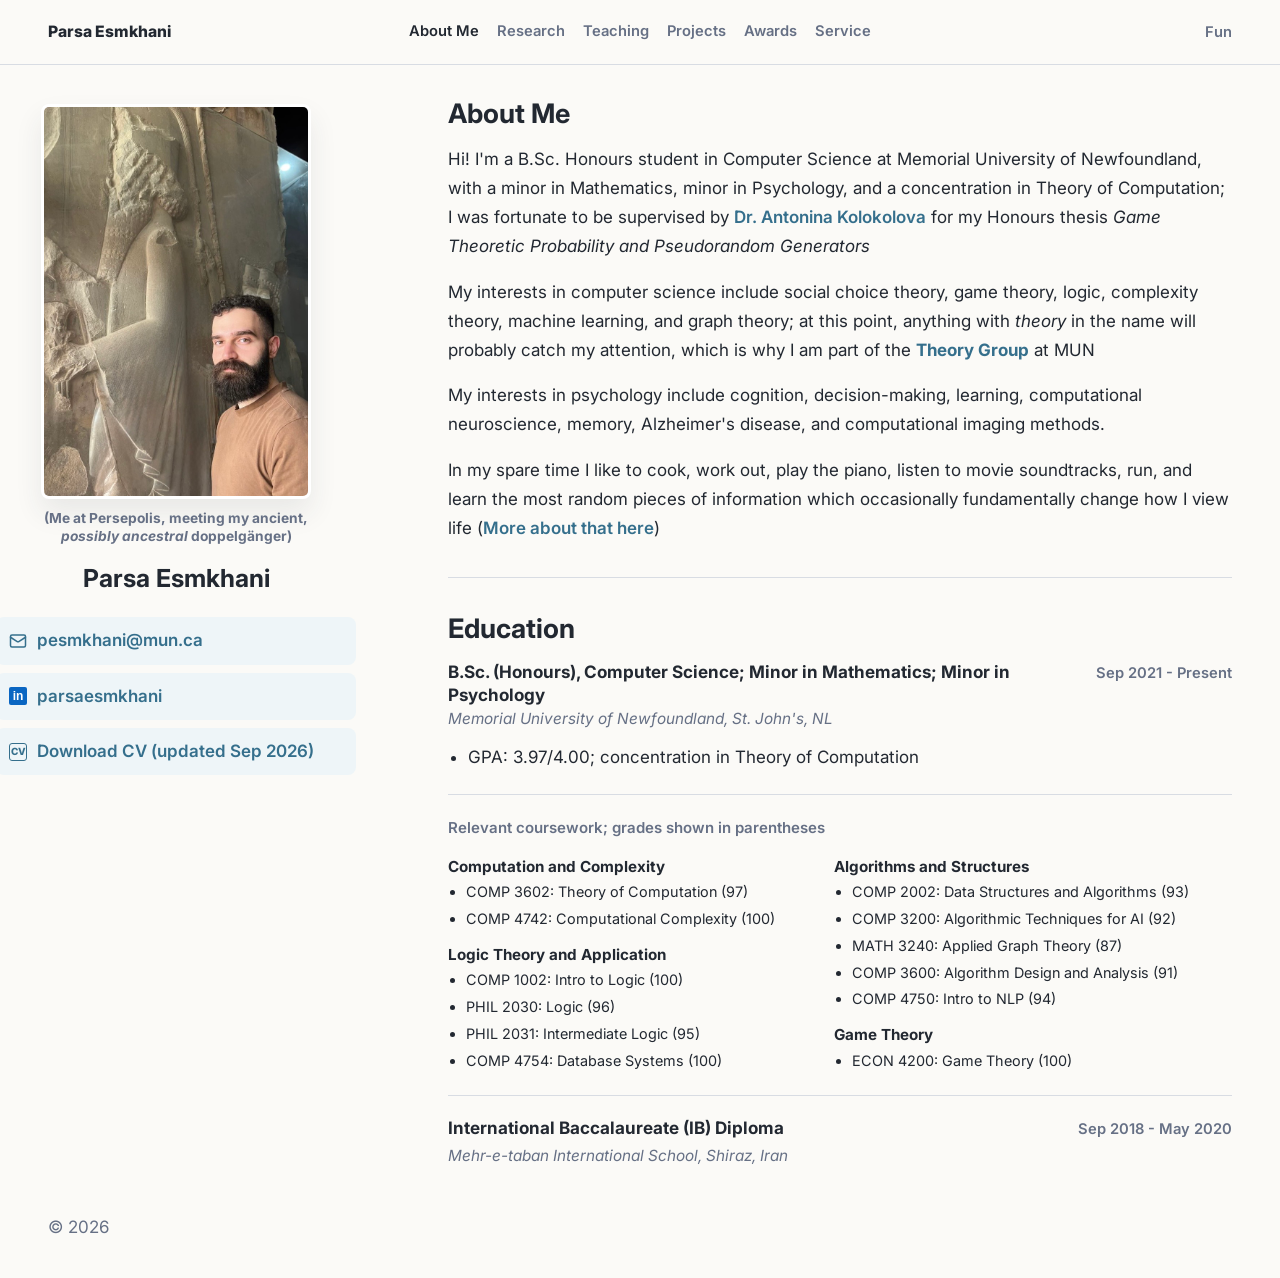
<file: index.html>
<!doctype html>
<html lang="en">
  <head>
    <meta charset="utf-8" />
    <meta name="viewport" content="width=device-width, initial-scale=1" />
    <meta
      name="description"
      content="Personal academic website for Parsa Esmkhani, computer science honours student at Memorial University of Newfoundland."
    />
    <title>Parsa Esmkhani</title>
    <link rel="preconnect" href="https://fonts.googleapis.com" />
    <link rel="preconnect" href="https://fonts.gstatic.com" crossorigin />
    <link
      href="https://fonts.googleapis.com/css2?family=Inter:wght@400;500;600;700&amp;display=swap"
      rel="stylesheet"
    />
    <link rel="stylesheet" href="styles.css?v=68" />
  </head>
  <body>
    <header class="site-header">
      <nav class="nav" aria-label="Primary navigation">
        <a class="site-name" href="index.html">Parsa Esmkhani</a>
        <div class="nav-links">
          <a class="active" href="index.html">About Me</a>
          <a href="research.html">Research</a>
          <a href="teaching.html">Teaching</a>
          <a href="projects.html">Projects</a>
          <a href="awards.html">Awards</a>
          <a href="volunteering.html">Service</a>
        </div>
        <div class="nav-extra">
          <a href="miscellany.html">Fun</a>
        </div>
      </nav>
    </header>

    <main class="page-shell page-shell--with-profile">
      <aside class="profile" aria-label="Profile summary">
        <img
          class="profile-photo"
          src="assets/profile.jpg?v=2"
          alt="Portrait of Parsa Esmkhani"
          width="735"
          height="1074"
        />
        <p class="photo-caption"><strong>(Me at Persepolis, meeting my ancient, <em>possibly ancestral</em> doppelgänger)</strong></p>
        <h1>Parsa Esmkhani</h1>

        <ul class="contact-list" aria-label="Contact links">
          <li>
            <a class="contact-link" href="mailto:pesmkhani@mun.ca">
              <span class="link-icon mail-icon" aria-hidden="true"></span>
              <span>pesmkhani@mun.ca</span>
            </a>
          </li>
          <li>
            <a class="contact-link" href="https://www.linkedin.com/in/parsaesmkhani/details/experience/">
              <span class="link-icon linkedin-icon" aria-hidden="true"></span>
              <span>parsaesmkhani</span>
            </a>
          </li>
          <li>
            <a class="contact-link" href="assets/parsa-esmkhani-cv.pdf" download>
              <span class="link-icon cv-icon" aria-hidden="true">CV</span>
              <span>Download CV (updated Sep 2026)</span>
            </a>
          </li>
        </ul>
      </aside>

      <section class="content" aria-label="Main content">
        <section class="section-block">
          <h2>About Me</h2>
          <p>
            Hi! I'm a B.Sc. Honours student in Computer Science at Memorial
            University of Newfoundland, with a minor in Mathematics, minor in Psychology,
            and a concentration in Theory of Computation; I was fortunate to be supervised by
            <a href="https://www.cs.mun.ca/~kol/">Dr. Antonina Kolokolova</a> for my
            Honours thesis <em>Game Theoretic Probability and Pseudorandom Generators</em>
          </p>
          <p>
            My interests in computer science include social choice theory, game
            theory, logic, complexity theory, machine learning, and graph theory;
            at this point, anything with <em>theory</em> in the name will probably
            catch my attention, which is why I am part of the
            <a href="https://www.cs.mun.ca/~nfleming/TheoryGroup/theory.html"><strong>Theory Group</strong></a>
            at MUN
          </p>
          <p>
            My interests in psychology include cognition, decision-making, learning,
            computational neuroscience, memory, Alzheimer's disease, and computational
            imaging methods.
          </p>
          <p>
            In my spare time I like to cook, work out, play the piano, listen to
            movie soundtracks, run, and learn the most random pieces of information
            which occasionally fundamentally change how I view life
            (<strong><a href="miscellany.html">More about that here</a></strong>)
          </p>
        </section>

        <section class="section-block">
          <h2>Education</h2>
          <article class="entry">
            <div class="entry-heading">
              <h3>B.Sc. (Honours), Computer Science; Minor in Mathematics; Minor in Psychology</h3>
              <p>Sep 2021 - Present</p>
            </div>
            <p class="entry-meta">Memorial University of Newfoundland, St. John's, NL</p>
            <ul>
              <li>GPA: 3.97/4.00; concentration in Theory of Computation</li>
            </ul>
          </article>
          <div class="coursework">
            <p class="coursework-note">Relevant coursework; grades shown in parentheses</p>
            <div class="coursework-grid">
              <div class="coursework-column">
                <article class="course-group">
                  <h3>Computation and Complexity</h3>
                  <ul>
                    <li>COMP 3602: Theory of Computation (97)</li>
                    <li>COMP 4742: Computational Complexity (100)</li>
                  </ul>
                </article>
                <article class="course-group">
                  <h3>Logic Theory and Application</h3>
                  <ul>
                    <li>COMP 1002: Intro to Logic (100)</li>
                    <li>PHIL 2030: Logic (96)</li>
                    <li>PHIL 2031: Intermediate Logic (95)</li>
                    <li>COMP 4754: Database Systems (100)</li>
                  </ul>
                </article>
              </div>
              <div class="coursework-column">
                <article class="course-group">
                  <h3>Algorithms and Structures</h3>
                  <ul>
                    <li>COMP 2002: Data Structures and Algorithms (93)</li>
                    <li>COMP 3200: Algorithmic Techniques for AI (92)</li>
                    <li>MATH 3240: Applied Graph Theory (87)</li>
                    <li>COMP 3600: Algorithm Design and Analysis (91)</li>
                    <li>COMP 4750: Intro to NLP (94)</li>
                  </ul>
                </article>
                <article class="course-group">
                  <h3>Game Theory</h3>
                  <ul>
                    <li>ECON 4200: Game Theory (100)</li>
                  </ul>
                </article>
              </div>
            </div>
          </div>
          <article class="entry education-secondary">
            <div class="entry-heading">
              <h3>International Baccalaureate (IB) Diploma</h3>
              <p>Sep 2018 - May 2020</p>
            </div>
            <p class="entry-meta">Mehr-e-taban International School, Shiraz, Iran</p>
          </article>
        </section>
      </section>
    </main>

    <footer class="site-footer">
      <p>&copy; <span id="current-year">2026</span></p>
    </footer>

    <script src="script.js?v=7"></script>
  </body>
</html>
</file>
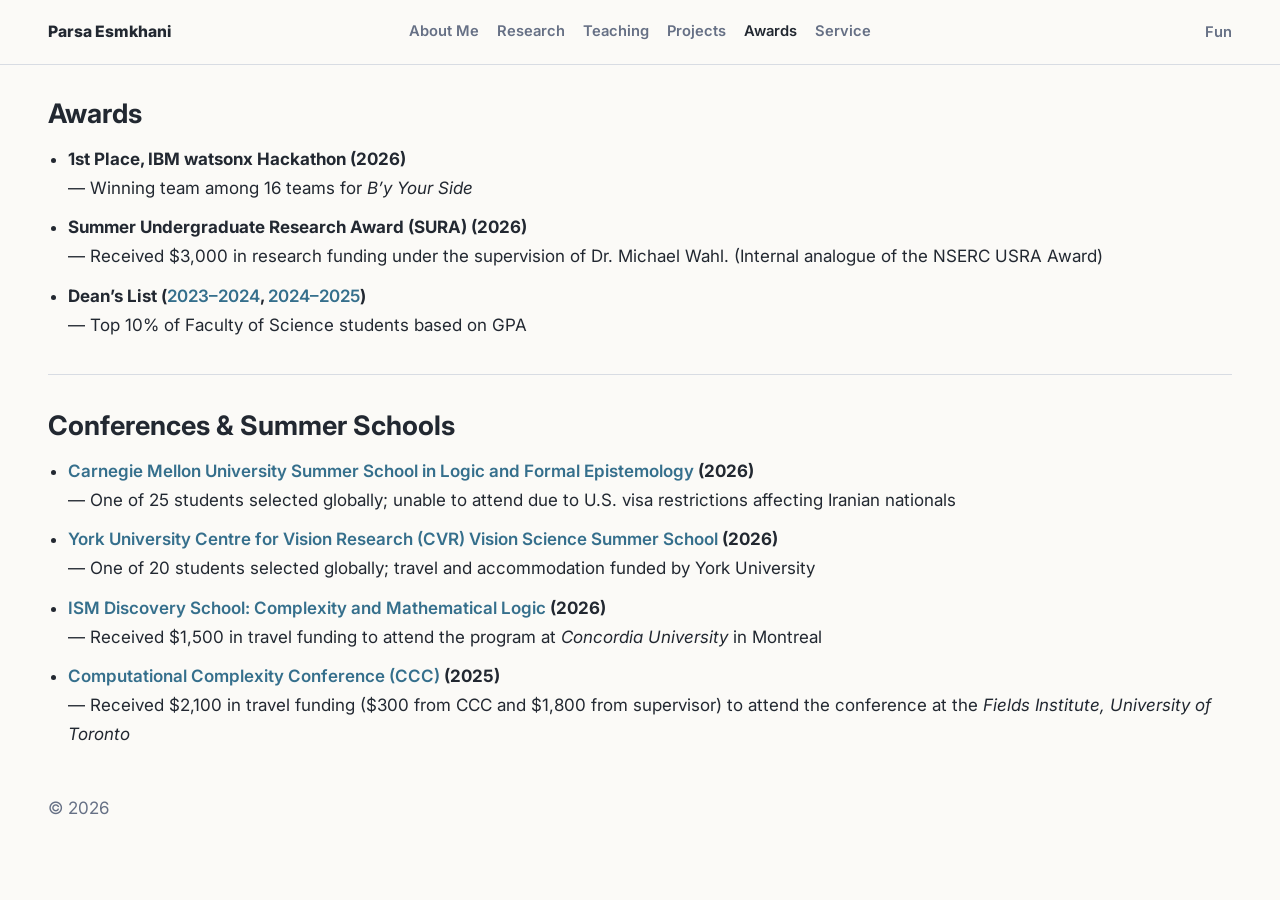
<file: awards.html>
<!doctype html>
<html lang="en">
  <head>
    <meta charset="utf-8" />
    <meta name="viewport" content="width=device-width, initial-scale=1" />
    <meta name="description" content="Awards, conferences, and summer schools for Parsa Esmkhani." />
    <title>Awards | Parsa Esmkhani</title>
    <link rel="preconnect" href="https://fonts.googleapis.com" />
    <link rel="preconnect" href="https://fonts.gstatic.com" crossorigin />
    <link
      href="https://fonts.googleapis.com/css2?family=Inter:wght@400;500;600;700&amp;display=swap"
      rel="stylesheet"
    />
    <link rel="stylesheet" href="styles.css?v=68" />
  </head>
  <body>
    <header class="site-header">
      <nav class="nav" aria-label="Primary navigation">
        <a class="site-name" href="index.html">Parsa Esmkhani</a>
        <div class="nav-links">
          <a href="index.html">About Me</a>
          <a href="research.html">Research</a>
          <a href="teaching.html">Teaching</a>
          <a href="projects.html">Projects</a>
          <a class="active" href="awards.html">Awards</a>
          <a href="volunteering.html">Service</a>
        </div>
        <div class="nav-extra">
          <a href="miscellany.html">Fun</a>
        </div>
      </nav>
    </header>

    <main class="page-shell">
      <section class="content" aria-label="Awards content">
        <section class="section-block">
          <h2>Awards</h2>
          <ul class="award-list">
            <li><strong>1st Place, IBM watsonx Hackathon (2026)</strong> — Winning team among 16 teams for <em>B’y Your Side</em></li>
            <li><strong>Summer Undergraduate Research Award (SURA) (2026)</strong> — Received $3,000 in research funding under the supervision of Dr. Michael Wahl. (Internal analogue of the NSERC USRA Award)</li>
            <li><strong>Dean’s List (<a href="https://www.mun.ca/science/undergraduates/scholarships-and-awards/deans-list/deans-list-2023-2024/">2023–2024</a>, <a href="https://www.mun.ca/science/undergraduates/scholarships-and-awards/deans-list/deans-list-2024-2025/">2024–2025</a>)</strong> — Top 10% of Faculty of Science students based on GPA</li>
          </ul>
        </section>

        <section class="section-block">
          <h2>Conferences &amp; Summer Schools</h2>
          <ul class="award-list">
            <li><strong><a href="https://www.cmu.edu/dietrich/philosophy/undergraduate/summer-school/">Carnegie Mellon University Summer School in Logic and Formal Epistemology</a> (2026)</strong> — One of 25 students selected globally; unable to attend due to U.S. visa restrictions affecting Iranian nationals</li>
            <li><strong><a href="https://www.yorku.ca/cvr/summer-school/">York University Centre for Vision Research (CVR) Vision Science Summer School</a> (2026)</strong> — One of 20 students selected globally; travel and accommodation funded by York University</li>
            <li><strong><a href="https://ism.uqam.ca/Logic/en/">ISM Discovery School: Complexity and Mathematical Logic</a> (2026)</strong> — Received $1,500 in travel funding to attend the program at <em>Concordia University</em> in Montreal</li>
            <li><strong><a href="http://www.fields.utoronto.ca/activities/25-26/CCC2025">Computational Complexity Conference (CCC)</a> (2025)</strong> — Received $2,100 in travel funding ($300 from CCC and $1,800 from supervisor) to attend the conference at the <em>Fields Institute, University of Toronto</em></li>
          </ul>
        </section>
      </section>
    </main>

    <footer class="site-footer">
      <p>&copy; <span id="current-year">2026</span></p>
    </footer>

    <script src="script.js?v=7"></script>
  </body>
</html>
</file>
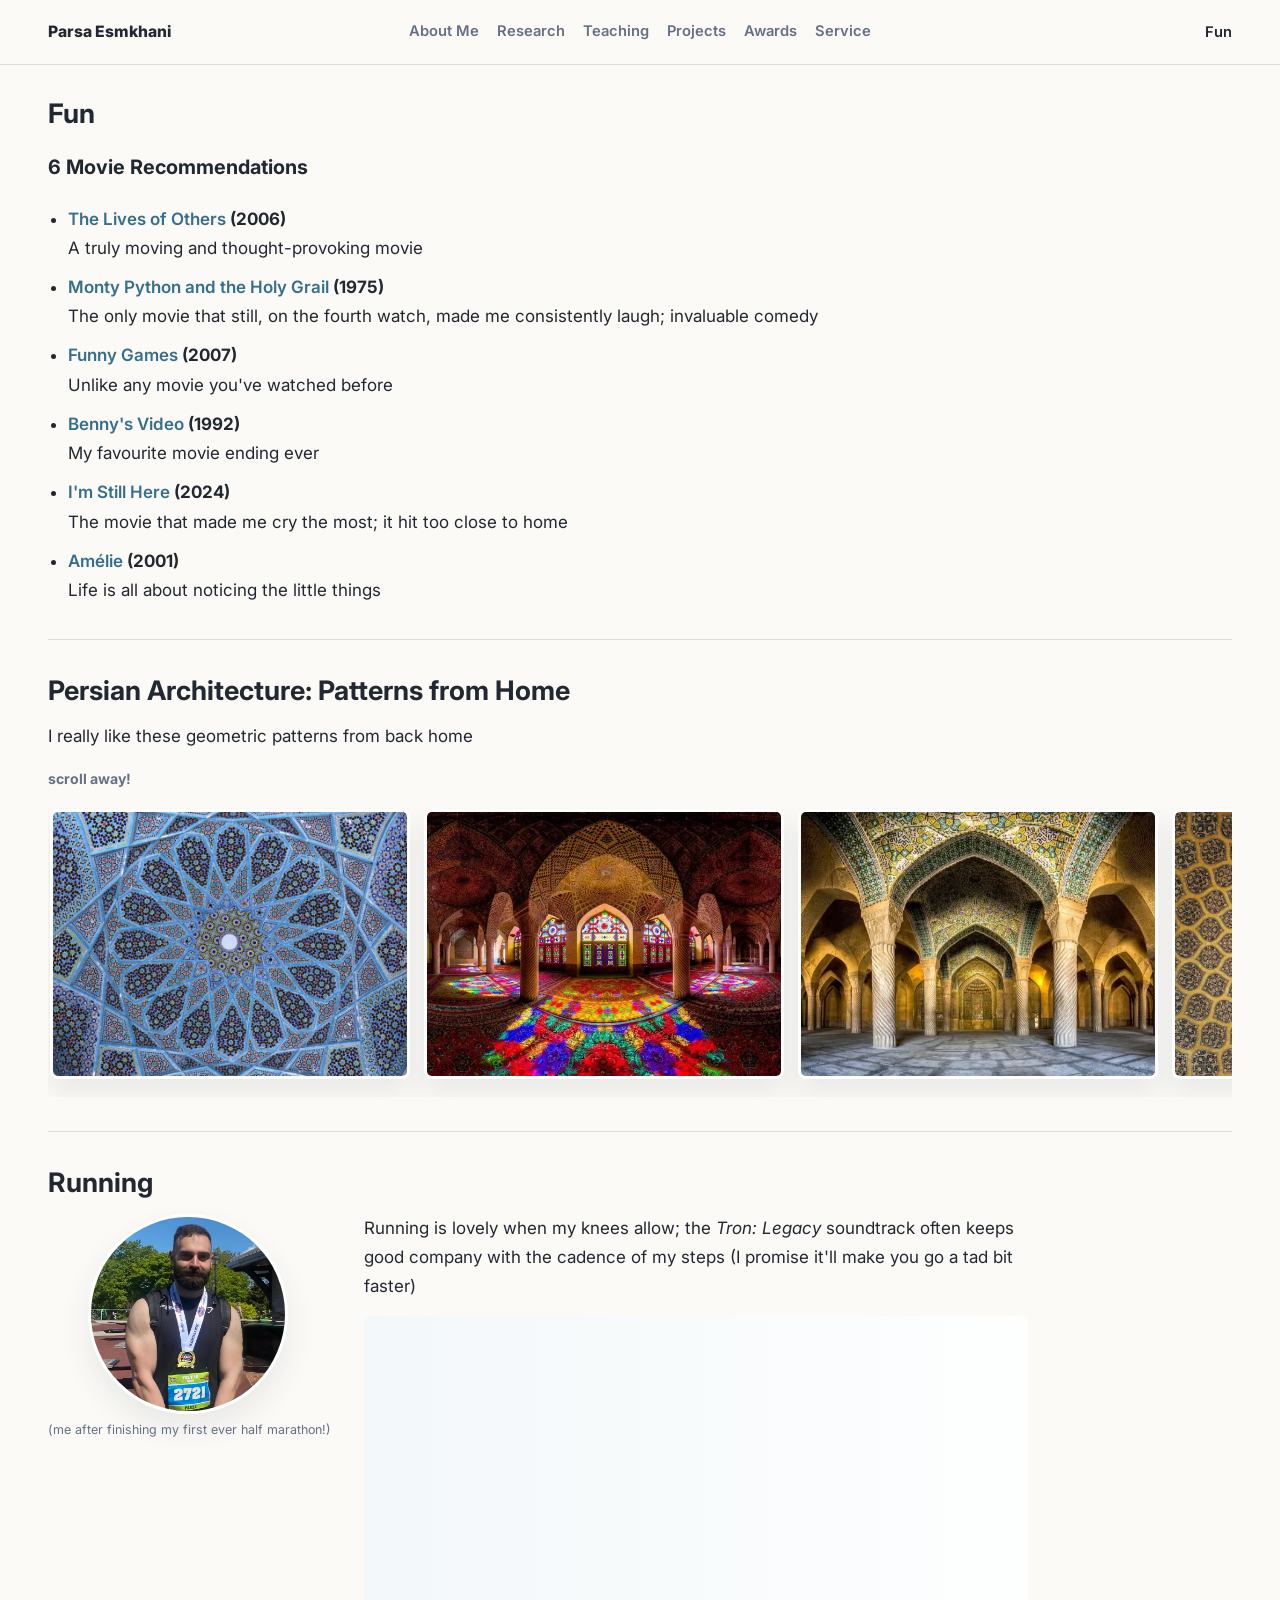
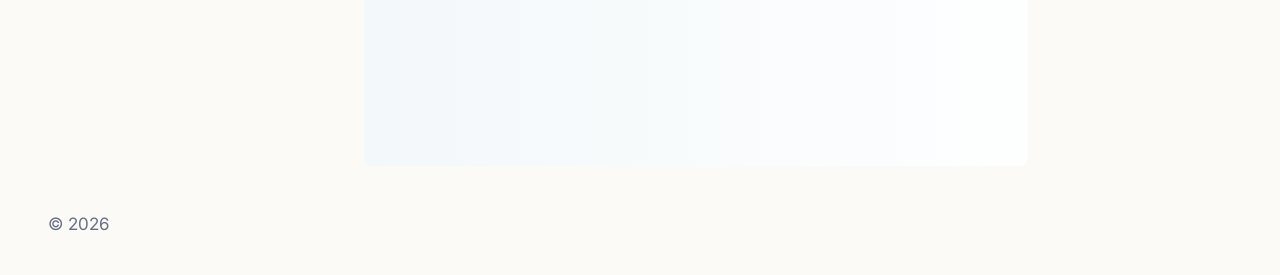
<file: miscellany.html>
<!doctype html>
<html lang="en">
  <head>
    <meta charset="utf-8" />
    <meta name="viewport" content="width=device-width, initial-scale=1" />
    <meta name="description" content="Fun by Parsa Esmkhani" />
    <title>Fun | Parsa Esmkhani</title>
    <link rel="preconnect" href="https://fonts.googleapis.com" />
    <link rel="preconnect" href="https://fonts.gstatic.com" crossorigin />
    <link
      href="https://fonts.googleapis.com/css2?family=Inter:wght@400;500;600;700&amp;display=swap"
      rel="stylesheet"
    />
    <link rel="stylesheet" href="styles.css?v=68" />
  </head>
  <body>
    <header class="site-header">
      <nav class="nav" aria-label="Primary navigation">
        <a class="site-name" href="index.html">Parsa Esmkhani</a>
        <div class="nav-links">
          <a href="index.html">About Me</a>
          <a href="research.html">Research</a>
          <a href="teaching.html">Teaching</a>
          <a href="projects.html">Projects</a>
          <a href="awards.html">Awards</a>
          <a href="volunteering.html">Service</a>
        </div>
        <div class="nav-extra">
          <a class="active" href="miscellany.html">Fun</a>
        </div>
      </nav>
    </header>

    <main class="page-shell">
      <section class="content" aria-label="Fun content">
        <section class="section-block">
          <h2>Fun</h2>
          <h3>6 Movie Recommendations</h3>
          <ul class="misc-list">
            <li>
              <strong><a href="https://www.imdb.com/title/tt0405094/">The Lives of Others</a> (2006)</strong>
              A truly moving and thought-provoking movie
            </li>
            <li>
              <strong><a href="https://www.imdb.com/title/tt0071853/">Monty Python and the Holy Grail</a> (1975)</strong>
              The only movie that still, on the fourth watch, made me consistently
              laugh; invaluable comedy
            </li>
            <li>
              <strong><a href="https://www.imdb.com/title/tt0808279/">Funny Games</a> (2007)</strong>
              Unlike any movie you've watched before
            </li>
            <li>
              <strong><a href="https://www.imdb.com/title/tt0103793/">Benny's Video</a> (1992)</strong>
              My favourite movie ending ever
            </li>
            <li>
              <strong><a href="https://www.imdb.com/title/tt14961016/">I'm Still Here</a> (2024)</strong>
              The movie that made me cry the most; it hit too close to home
            </li>
            <li>
              <strong><a href="https://www.imdb.com/title/tt0211915/">Amélie</a> (2001)</strong>
              Life is all about noticing the little things
            </li>
          </ul>
        </section>

        <section class="section-block">
          <h2>Persian Architecture: Patterns from Home</h2>
          <p>I really like these geometric patterns from back home</p>
          <p class="architecture-cue">scroll away!</p>
          <div class="architecture-gallery" aria-label="Old Persian architecture photo gallery" tabindex="0">
              <figure class="architecture-slide">
                <img src="assets/old-persian-architecture-webp/architecture-05.webp" alt="Old Persian architectural geometric pattern 5" width="1600" height="1066" loading="eager" decoding="async" fetchpriority="high" />
              </figure>
              <figure class="architecture-slide">
                <img src="assets/old-persian-architecture-webp/architecture-01.webp" alt="Old Persian architectural geometric pattern 1" width="1600" height="900" loading="lazy" decoding="async" fetchpriority="low" />
              </figure>
              <figure class="architecture-slide">
                <img src="assets/old-persian-architecture-webp/architecture-02.webp" alt="Old Persian architectural geometric pattern 2" width="1600" height="776" loading="lazy" decoding="async" fetchpriority="low" />
              </figure>
              <figure class="architecture-slide">
                <img src="assets/old-persian-architecture-webp/architecture-04.webp" alt="Old Persian architectural geometric pattern 4" width="1600" height="1070" loading="lazy" decoding="async" fetchpriority="low" />
              </figure>
              <figure class="architecture-slide">
                <img src="assets/old-persian-architecture-webp/architecture-03.webp" alt="Old Persian architectural geometric pattern 3" width="1600" height="900" loading="lazy" decoding="async" fetchpriority="low" />
              </figure>
              <figure class="architecture-slide">
                <img src="assets/old-persian-architecture-webp/architecture-06.webp" alt="Old Persian architectural geometric pattern 6" width="1600" height="1066" loading="lazy" decoding="async" fetchpriority="low" />
              </figure>
              <figure class="architecture-slide">
                <img src="assets/old-persian-architecture-webp/architecture-07.webp" alt="Old Persian architectural geometric pattern 7" width="1600" height="991" loading="lazy" decoding="async" fetchpriority="low" />
              </figure>
              <figure class="architecture-slide">
                <img src="assets/old-persian-architecture-webp/architecture-08.webp" alt="Old Persian architectural geometric pattern 8" width="1600" height="900" loading="lazy" decoding="async" fetchpriority="low" />
              </figure>
              <figure class="architecture-slide">
                <img src="assets/old-persian-architecture-webp/architecture-09.webp" alt="Old Persian architectural geometric pattern 9" width="1600" height="900" loading="lazy" decoding="async" fetchpriority="low" />
              </figure>
              <figure class="architecture-slide">
                <img src="assets/old-persian-architecture-webp/architecture-10.webp" alt="Old Persian architectural geometric pattern 10" width="1600" height="1087" loading="lazy" decoding="async" fetchpriority="low" />
              </figure>
              <figure class="architecture-slide">
                <img src="assets/old-persian-architecture-webp/architecture-11.webp" alt="Old Persian architectural geometric pattern 11" width="1600" height="1102" loading="lazy" decoding="async" fetchpriority="low" />
              </figure>
              <figure class="architecture-slide">
                <img src="assets/old-persian-architecture-webp/architecture-12.webp" alt="Old Persian architectural geometric pattern 12" width="1600" height="1066" loading="lazy" decoding="async" fetchpriority="low" />
              </figure>
              <figure class="architecture-slide">
                <img src="assets/old-persian-architecture-webp/architecture-13.webp" alt="Old Persian architectural geometric pattern 13" width="1597" height="1600" loading="lazy" decoding="async" fetchpriority="low" />
              </figure>
              <figure class="architecture-slide">
                <img src="assets/old-persian-architecture-webp/architecture-14.webp" alt="Old Persian architectural geometric pattern 14" width="1600" height="900" loading="lazy" decoding="async" fetchpriority="low" />
              </figure>
              <figure class="architecture-slide">
                <img src="assets/old-persian-architecture-webp/architecture-15.webp" alt="Old Persian architectural geometric pattern 15" width="1600" height="1042" loading="lazy" decoding="async" fetchpriority="low" />
              </figure>
              <figure class="architecture-slide">
                <img src="assets/old-persian-architecture-webp/architecture-16.webp" alt="Old Persian architectural geometric pattern 16" width="1600" height="1143" loading="lazy" decoding="async" fetchpriority="low" />
              </figure>
              <figure class="architecture-slide">
                <img src="assets/old-persian-architecture-webp/architecture-17.webp" alt="Old Persian architectural geometric pattern 17" width="1600" height="1200" loading="lazy" decoding="async" fetchpriority="low" />
              </figure>
              <figure class="architecture-slide">
                <img src="assets/old-persian-architecture-webp/architecture-18.webp" alt="Old Persian architectural geometric pattern 18" width="1061" height="1600" loading="lazy" decoding="async" fetchpriority="low" />
              </figure>
              <figure class="architecture-slide">
                <img src="assets/old-persian-architecture-webp/architecture-19.webp" alt="Old Persian architectural geometric pattern 19" width="1600" height="1066" loading="lazy" decoding="async" fetchpriority="low" />
              </figure>
              <figure class="architecture-slide">
                <img src="assets/old-persian-architecture-webp/architecture-20.webp" alt="Old Persian architectural geometric pattern 20" width="1600" height="988" loading="lazy" decoding="async" fetchpriority="low" />
              </figure>
              <figure class="architecture-slide">
                <img src="assets/old-persian-architecture-webp/architecture-21.webp" alt="Old Persian architectural geometric pattern 21" width="1200" height="1600" loading="lazy" decoding="async" fetchpriority="low" />
              </figure>
              <figure class="architecture-slide">
                <img src="assets/old-persian-architecture-webp/architecture-22.webp" alt="Old Persian architectural geometric pattern 22" width="1600" height="1066" loading="lazy" decoding="async" fetchpriority="low" />
              </figure>
              <figure class="architecture-slide">
                <img src="assets/old-persian-architecture-webp/architecture-23.webp" alt="Old Persian architectural geometric pattern 23" width="1600" height="1066" loading="lazy" decoding="async" fetchpriority="low" />
              </figure>
              <figure class="architecture-slide">
                <img src="assets/old-persian-architecture-webp/architecture-24.webp" alt="Old Persian architectural geometric pattern 24" width="1600" height="900" loading="lazy" decoding="async" fetchpriority="low" />
              </figure>
              <figure class="architecture-slide">
                <img src="assets/old-persian-architecture-webp/architecture-25.webp" alt="Old Persian architectural geometric pattern 25" width="1200" height="1600" loading="lazy" decoding="async" fetchpriority="low" />
              </figure>
              <figure class="architecture-slide">
                <img src="assets/old-persian-architecture-webp/architecture-26.webp" alt="Old Persian architectural geometric pattern 26" width="1407" height="1600" loading="lazy" decoding="async" fetchpriority="low" />
              </figure>
              <figure class="architecture-slide">
                <img src="assets/old-persian-architecture-webp/architecture-27.webp" alt="Old Persian architectural geometric pattern 27" width="1600" height="1088" loading="lazy" decoding="async" fetchpriority="low" />
              </figure>
              <figure class="architecture-slide">
                <img src="assets/old-persian-architecture-webp/architecture-28.webp" alt="Old Persian architectural geometric pattern 28" width="1402" height="1600" loading="lazy" decoding="async" fetchpriority="low" />
              </figure>
              <figure class="architecture-slide">
                <img src="assets/old-persian-architecture-webp/architecture-29.webp" alt="Old Persian architectural geometric pattern 29" width="1153" height="1600" loading="lazy" decoding="async" fetchpriority="low" />
              </figure>
              <figure class="architecture-slide">
                <img src="assets/old-persian-architecture-webp/architecture-30.webp" alt="Old Persian architectural geometric pattern 30" width="1066" height="1600" loading="lazy" decoding="async" fetchpriority="low" />
              </figure>
              <figure class="architecture-slide">
                <img src="assets/old-persian-architecture-webp/architecture-31.webp" alt="Old Persian architectural geometric pattern 31" width="1143" height="1600" loading="lazy" decoding="async" fetchpriority="low" />
              </figure>
          </div>
        </section>

        <section class="section-block">
          <h2>Running</h2>
          <div class="running-layout">
            <figure class="misc-photo misc-photo--round">
              <img
                src="assets/half-marathon.jpg"
                alt="Parsa Esmkhani after finishing his first half marathon"
                width="699"
                height="900"
              />
              <figcaption>(me after finishing my first ever half marathon!)</figcaption>
            </figure>
            <div class="running-player">
              <p>
                Running is lovely when my knees allow; the <em>Tron: Legacy</em>
                soundtrack often keeps good company with the cadence of my steps
                (I promise it'll make you go a tad bit faster)
              </p>
              <div
                class="apple-music-shell"
                data-music-embed
                data-src="https://embed.music.apple.com/ca/album/tron-legacy-the-complete-edition-original-motion/1543824814"
              >
                <div>
                  <strong>Tron: Legacy soundtrack</strong>
                  <a
                    href="https://music.apple.com/ca/album/tron-legacy-the-complete-edition-original-motion/1543824814"
                    rel="noreferrer"
                    target="_blank"
                  >
                    Open in Apple Music
                  </a>
                </div>
                <button type="button" data-load-music>Load Apple Music player</button>
              </div>
            </div>
          </div>
        </section>
      </section>
    </main>
    <footer class="site-footer">
      <p>&copy; <span id="current-year">2026</span></p>
    </footer>

    <script src="script.js?v=7"></script>
  </body>
</html>
</file>
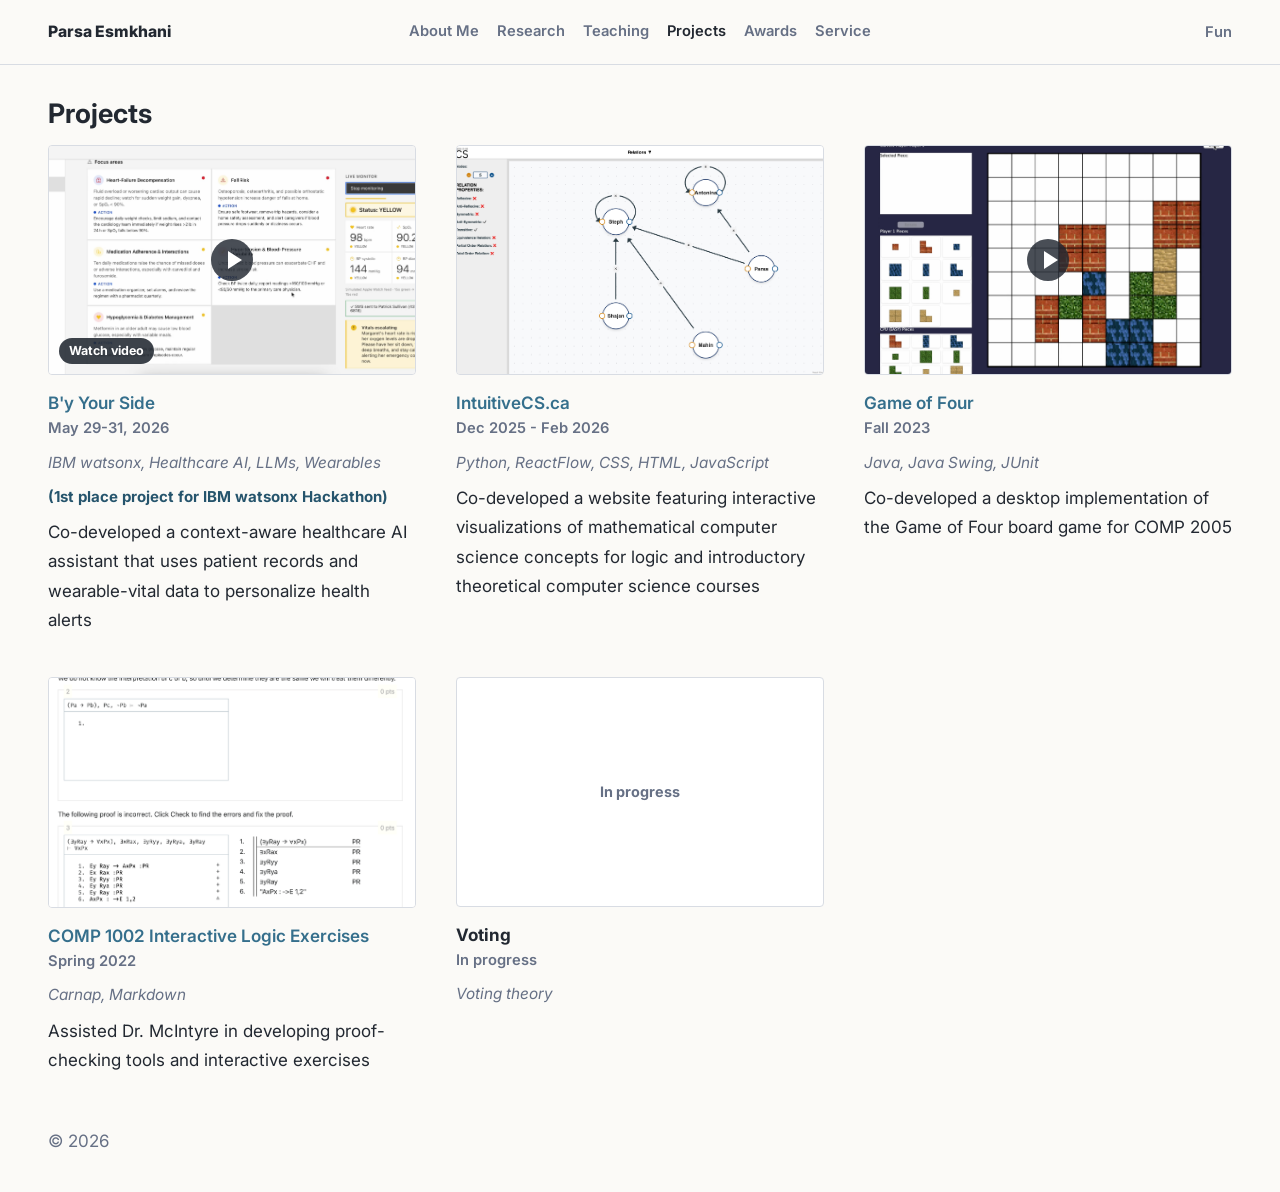
<file: projects.html>
<!doctype html>
<html lang="en">
  <head>
    <meta charset="utf-8" />
    <meta name="viewport" content="width=device-width, initial-scale=1" />
    <meta name="description" content="Projects by Parsa Esmkhani." />
    <title>Projects | Parsa Esmkhani</title>
    <link rel="preconnect" href="https://fonts.googleapis.com" />
    <link rel="preconnect" href="https://fonts.gstatic.com" crossorigin />
    <link
      href="https://fonts.googleapis.com/css2?family=Inter:wght@400;500;600;700&amp;display=swap"
      rel="stylesheet"
    />
    <link rel="stylesheet" href="styles.css?v=68" />
  </head>
  <body>
    <header class="site-header">
      <nav class="nav" aria-label="Primary navigation">
        <a class="site-name" href="index.html">Parsa Esmkhani</a>
        <div class="nav-links">
          <a href="index.html">About Me</a>
          <a href="research.html">Research</a>
          <a href="teaching.html">Teaching</a>
          <a class="active" href="projects.html">Projects</a>
          <a href="awards.html">Awards</a>
          <a href="volunteering.html">Service</a>
        </div>
        <div class="nav-extra">
          <a href="miscellany.html">Fun</a>
        </div>
      </nav>
    </header>

    <main class="page-shell page-shell--projects">
      <section class="content" aria-label="Projects content">
        <section class="section-block">
          <h2>Projects</h2>
          <div class="entry-list projects-grid">
            <article class="entry project-feature">
              <a
                class="project-preview video-preview"
                href="https://drive.google.com/file/d/1_81GqLS8HIhlNg1DPIczc07nKwdYAxwj/view?usp=drive_link"
                aria-label="Watch B'y Your Side video demo"
              >
                <img
                  src="assets/by-your-side-preview.png"
                  alt="B'y Your Side video demo thumbnail"
                />
                <span class="video-label">Watch video</span>
              </a>
              <div class="project-details">
                <div class="entry-heading">
                  <h3>
                    <a href="https://drive.google.com/file/d/1_81GqLS8HIhlNg1DPIczc07nKwdYAxwj/view?usp=drive_link">B'y Your Side</a>
                  </h3>
                  <p>May 29-31, 2026</p>
                </div>
                <p class="entry-meta">IBM watsonx, Healthcare AI, LLMs, Wearables</p>
                <p class="project-note">(1st place project for IBM watsonx Hackathon)</p>
                <p>
                  Co-developed a context-aware healthcare AI assistant that uses
                  patient records and wearable-vital data to personalize health
                  alerts
                </p>
              </div>
            </article>

            <article class="entry project-feature">
              <a class="project-preview" href="https://intuitivecs.ca" aria-label="Open IntuitiveCS.ca">
                <img
                  src="assets/intuitivecs-preview.png"
                  alt="Interactive relation visualization on IntuitiveCS.ca"
                />
              </a>
              <div class="project-details">
                <div class="entry-heading">
                  <h3><a href="https://intuitivecs.ca">IntuitiveCS.ca</a></h3>
                  <p>Dec 2025 - Feb 2026</p>
                </div>
                <p class="entry-meta">Python, ReactFlow, CSS, HTML, JavaScript</p>
                <p>
                  Co-developed a website featuring interactive visualizations of
                  mathematical computer science concepts for logic and introductory
                  theoretical computer science courses
                </p>
              </div>
            </article>

            <article class="entry project-feature">
              <a
                class="project-preview video-preview"
                href="https://www.youtube.com/watch?v=0jSla90De8I"
                aria-label="Watch Game of Four video demo"
              >
                <img
                  src="assets/game-of-four-preview.png"
                  alt="Game of Four project preview"
                />
              </a>
              <div class="project-details">
                <div class="entry-heading">
                  <h3>
                    <a href="https://www.youtube.com/watch?v=0jSla90De8I">Game of Four</a>
                  </h3>
                  <p>Fall 2023</p>
                </div>
                <p class="entry-meta">Java, Java Swing, JUnit</p>
                <p>
                  Co-developed a desktop implementation of the Game of Four board
                  game for COMP 2005
                </p>
              </div>
            </article>

            <article class="entry project-feature">
              <a
                class="project-preview"
                href="https://github.com/StephRMcIntyre/COMP1002/tree/main"
                aria-label="Open COMP 1002 Interactive Logic Exercises repository"
              >
                <img
                  src="assets/carnap-preview.png"
                  alt="Carnap proof exercises preview"
                />
              </a>
              <div class="project-details">
                <div class="entry-heading">
                  <h3>
                    <a href="https://github.com/StephRMcIntyre/COMP1002/tree/main">COMP 1002 Interactive Logic Exercises</a>
                  </h3>
                  <p>Spring 2022</p>
                </div>
                <p class="entry-meta">Carnap, Markdown</p>
                <p>
                  Assisted Dr. McIntyre in developing proof-checking tools and
                  interactive exercises
                </p>
              </div>
            </article>

            <article class="entry project-feature project-placeholder">
              <div class="project-preview project-preview--empty" aria-hidden="true">
                <span>In progress</span>
              </div>
              <div class="project-details">
                <div class="entry-heading">
                  <h3>Voting</h3>
                  <p>In progress</p>
                </div>
                <p class="entry-meta">Voting theory</p>
              </div>
            </article>
          </div>
        </section>
      </section>
    </main>

    <footer class="site-footer">
      <p>&copy; <span id="current-year">2026</span></p>
    </footer>

    <script src="script.js?v=7"></script>
  </body>
</html>
</file>
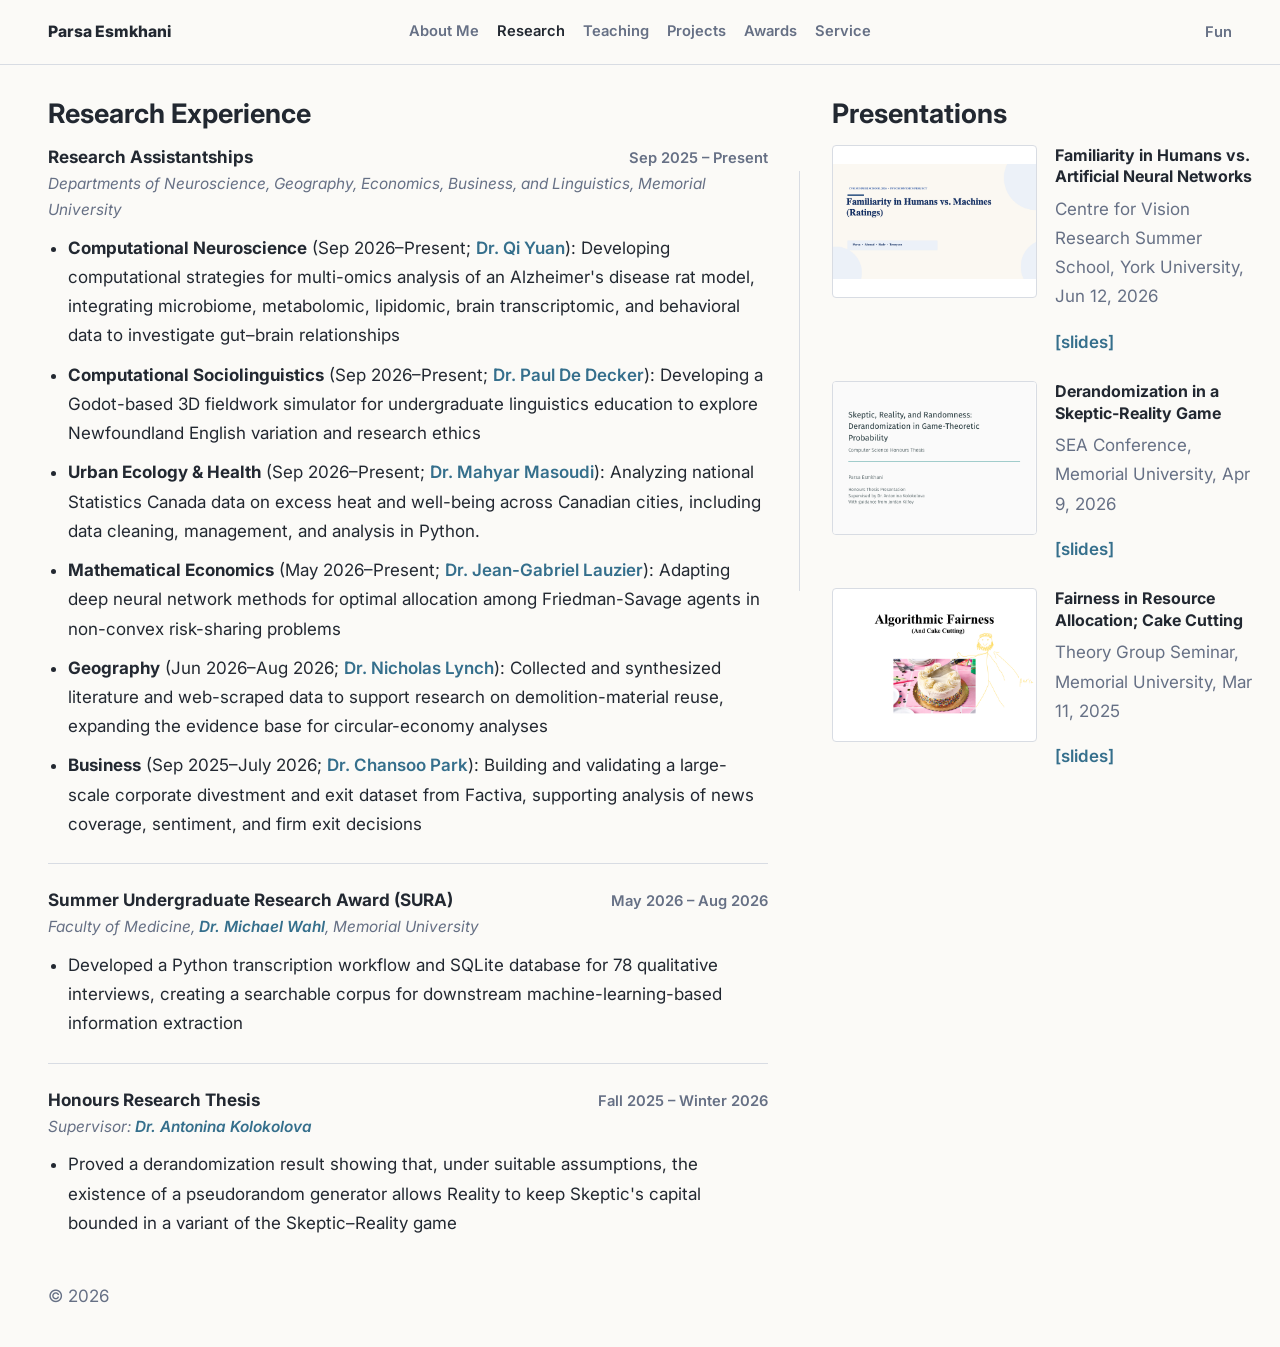
<file: research.html>
<!doctype html>
<html lang="en">
  <head>
    <meta charset="utf-8" />
    <meta name="viewport" content="width=device-width, initial-scale=1" />
    <meta
      name="description"
      content="Research experience and presentations by Parsa Esmkhani."
    />
    <title>Research | Parsa Esmkhani</title>
    <link rel="preconnect" href="https://fonts.googleapis.com" />
    <link rel="preconnect" href="https://fonts.gstatic.com" crossorigin />
    <link
      href="https://fonts.googleapis.com/css2?family=Inter:wght@400;500;600;700&amp;display=swap"
      rel="stylesheet"
    />
    <link rel="stylesheet" href="styles.css?v=68" />
  </head>
  <body>
    <header class="site-header">
      <nav class="nav" aria-label="Primary navigation">
        <a class="site-name" href="index.html">Parsa Esmkhani</a>
        <div class="nav-links">
          <a href="index.html">About Me</a>
          <a class="active" href="research.html">Research</a>
          <a href="teaching.html">Teaching</a>
          <a href="projects.html">Projects</a>
          <a href="awards.html">Awards</a>
          <a href="volunteering.html">Service</a>
        </div>
        <div class="nav-extra">
          <a href="miscellany.html">Fun</a>
        </div>
      </nav>
    </header>

    <main class="page-shell page-shell--research">
      <section class="content research-layout" aria-label="Research content">
        <section class="section-block">
          <h2>Research Experience</h2>
          <div class="entry-list">
            <article class="entry">
              <div class="entry-heading">
                <h3>Research Assistantships</h3>
                <p>Sep 2025 – Present</p>
              </div>
              <p class="entry-meta">Departments of Neuroscience, Geography, Economics, Business, and Linguistics, Memorial University</p>
              <ul>
                <li>
                  <strong>Computational Neuroscience</strong> (Sep 2026–Present; <a href="https://www.mun.ca/medicine/faculty-and-staff-resources/faculty-a-z/yuan-qi.php">Dr. Qi Yuan</a>):
                  Developing computational strategies for multi-omics analysis of an
                  Alzheimer's disease rat model, integrating microbiome, metabolomic,
                  lipidomic, brain transcriptomic, and behavioral data to investigate
                  gut–brain relationships
                </li>
                <li>
                  <strong>Computational Sociolinguistics</strong> (Sep 2026–Present; <a href="https://www.mun.ca/linguistics/people/faculty-and-postdocs/paul-de-decker/">Dr. Paul De Decker</a>):
                  Developing a Godot-based 3D fieldwork simulator for undergraduate
                  linguistics education to explore Newfoundland English variation
                  and research ethics
                </li>
                <li>
                  <strong>Urban Ecology &amp; Health</strong> (Sep 2026–Present; <a href="https://www.mun.ca/geography/people/faculty/mahyar-masoudi/">Dr. Mahyar Masoudi</a>):
                  Analyzing national Statistics Canada data on excess heat and
                  well-being across Canadian cities, including data cleaning,
                  management, and analysis in Python.
                </li>
                <li>
                  <strong>Mathematical Economics</strong> (May 2026–Present; <a href="https://sites.google.com/view/jean-gabriellauzier">Dr. Jean-Gabriel Lauzier</a>):
                  Adapting deep neural network methods for optimal allocation among
                  Friedman-Savage agents in non-convex risk-sharing problems
                </li>
                <li>
                  <strong>Geography</strong> (Jun 2026–Aug 2026; <a href="https://www.mun.ca/geography/people/faculty/nicholas-lynch/">Dr. Nicholas Lynch</a>):
                  Collected and synthesized literature and web-scraped data to support
                  research on demolition-material reuse, expanding the evidence base
                  for circular-economy analyses
                </li>
                <li>
                  <strong>Business</strong> (Sep 2025–July 2026; <a href="https://www.mun.ca/business/about-us/our-people/faculty-and-instructor-profiles/chansoo-park.php">Dr. Chansoo Park</a>):
                  Building and validating a large-scale corporate divestment and exit
                  dataset from Factiva, supporting analysis of news coverage,
                  sentiment, and firm exit decisions
                </li>
              </ul>
            </article>

            <article class="entry">
              <div class="entry-heading">
                <h3>Summer Undergraduate Research Award (SURA)</h3>
                <p>May 2026 – Aug 2026</p>
              </div>
              <p class="entry-meta">Faculty of Medicine, <a href="https://www.mikewahl.ca/">Dr. Michael Wahl</a>, Memorial University</p>
              <ul>
                <li>
                  Developed a Python transcription workflow and SQLite database for
                  78 qualitative interviews, creating a searchable corpus for
                  downstream machine-learning-based information extraction
                </li>
              </ul>
            </article>

            <article class="entry">
              <div class="entry-heading">
                <h3>Honours Research Thesis</h3>
                <p>Fall 2025 – Winter 2026</p>
              </div>
              <p class="entry-meta">Supervisor: <a href="https://www.cs.mun.ca/~kol/">Dr. Antonina Kolokolova</a></p>
              <ul>
                <li>
                  Proved a derandomization result showing that, under suitable
                  assumptions, the existence of a pseudorandom generator allows
                  Reality to keep Skeptic's capital bounded in a variant of the
                  Skeptic–Reality game
                </li>
              </ul>
            </article>
          </div>
        </section>

        <section class="section-block">
          <h2>Presentations</h2>
          <div class="presentation-list">
            <article class="presentation-item">
              <a
                class="presentation-preview"
                href="assets/cvr2026-familiarity-humans-vs-machines.pptx"
                download
              >
                <img
                  src="assets/previews/cvr2026-familiarity-humans-vs-machines.png"
                  alt="Preview of Familiarity in Humans vs. Artificial Neural Networks slides"
                  width="640"
                  height="361"
                />
              </a>
              <div class="presentation-details">
                <h3>Familiarity in Humans vs. Artificial Neural Networks</h3>
                <p class="presentation-meta">
                  Centre for Vision Research Summer School, York University,
                  Jun 12, 2026
                </p>
                <p class="presentation-links">
                  <a href="assets/cvr2026-familiarity-humans-vs-machines.pptx" download>[slides]</a>
                </p>
              </div>
            </article>

            <article class="presentation-item">
              <a
                class="presentation-preview"
                href="assets/sea-presentation.pdf"
                download
              >
                <img
                  src="assets/previews/sea-presentation.png"
                  alt="Preview of Derandomization in a Skeptic-Reality Game slides"
                  width="640"
                  height="480"
                />
              </a>
              <div class="presentation-details">
                <h3>Derandomization in a Skeptic-Reality Game</h3>
                <p class="presentation-meta">
                  SEA Conference, Memorial University, Apr 9, 2026
                </p>
                <p class="presentation-links">
                  <a href="assets/sea-presentation.pdf" download>[slides]</a>
                </p>
              </div>
            </article>

            <article class="presentation-item">
              <a
                class="presentation-preview"
                href="assets/cake-cutting-presentation.pdf"
                download
              >
                <img
                  src="assets/previews/cake-cutting-presentation.png"
                  alt="Preview of Fairness in Resource Allocation; Cake Cutting slides"
                  width="640"
                  height="360"
                />
              </a>
              <div class="presentation-details">
                <h3>Fairness in Resource Allocation; Cake Cutting</h3>
                <p class="presentation-meta">
                  Theory Group Seminar, Memorial University, Mar 11, 2025
                </p>
                <p class="presentation-links">
                  <a href="assets/cake-cutting-presentation.pdf" download>[slides]</a>
                </p>
              </div>
            </article>
          </div>
        </section>
      </section>
    </main>

    <footer class="site-footer">
      <p>&copy; <span id="current-year">2026</span></p>
    </footer>

    <script src="script.js?v=7"></script>
  </body>
</html>
</file>
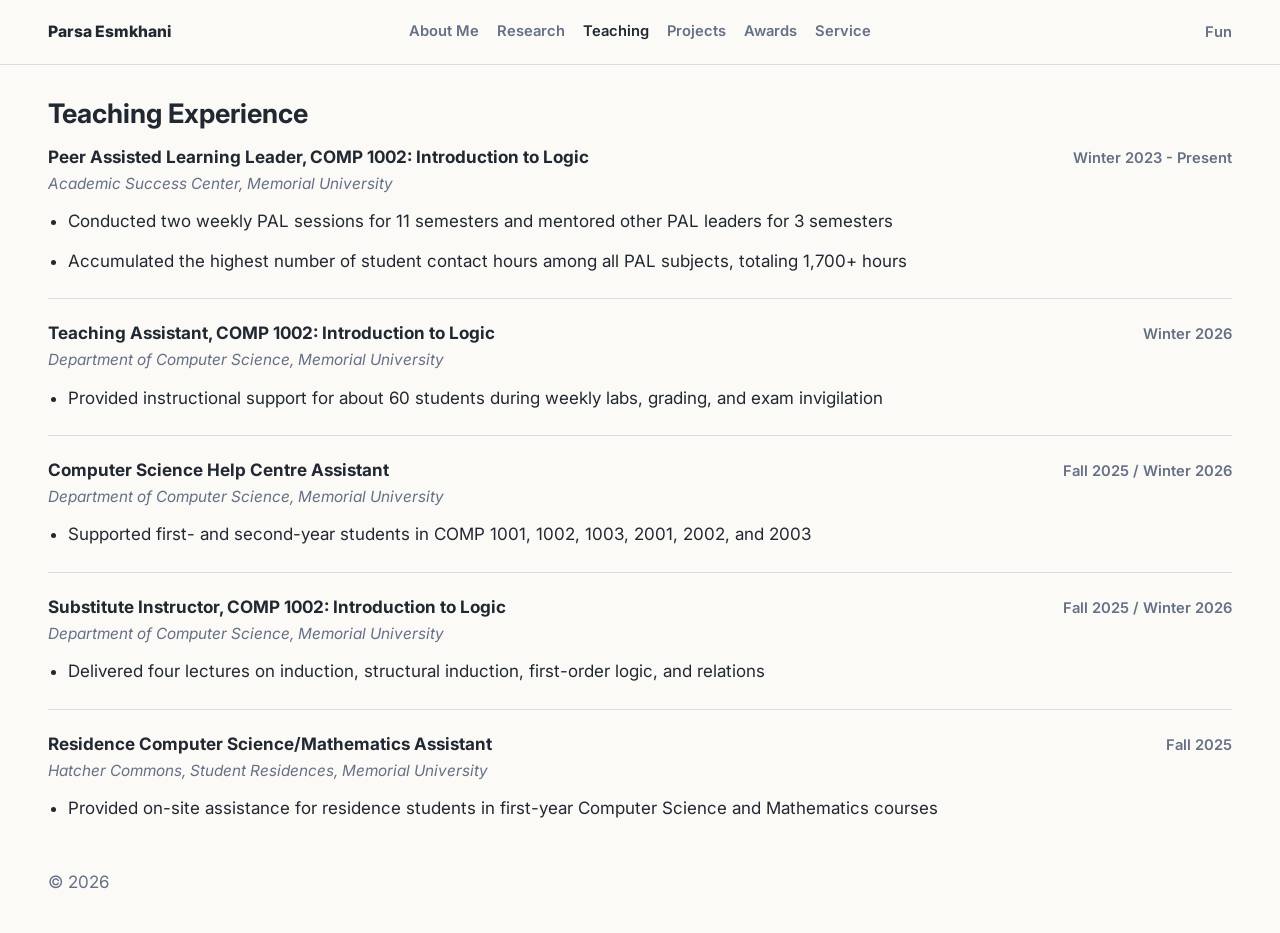
<file: teaching.html>
<!doctype html>
<html lang="en">
  <head>
    <meta charset="utf-8" />
    <meta name="viewport" content="width=device-width, initial-scale=1" />
    <meta name="description" content="Teaching experience by Parsa Esmkhani." />
    <title>Teaching | Parsa Esmkhani</title>
    <link rel="preconnect" href="https://fonts.googleapis.com" />
    <link rel="preconnect" href="https://fonts.gstatic.com" crossorigin />
    <link
      href="https://fonts.googleapis.com/css2?family=Inter:wght@400;500;600;700&amp;display=swap"
      rel="stylesheet"
    />
    <link rel="stylesheet" href="styles.css?v=68" />
  </head>
  <body>
    <header class="site-header">
      <nav class="nav" aria-label="Primary navigation">
        <a class="site-name" href="index.html">Parsa Esmkhani</a>
        <div class="nav-links">
          <a href="index.html">About Me</a>
          <a href="research.html">Research</a>
          <a class="active" href="teaching.html">Teaching</a>
          <a href="projects.html">Projects</a>
          <a href="awards.html">Awards</a>
          <a href="volunteering.html">Service</a>
        </div>
        <div class="nav-extra">
          <a href="miscellany.html">Fun</a>
        </div>
      </nav>
    </header>

    <main class="page-shell">
      <section class="content" aria-label="Teaching content">
        <section class="section-block">
          <h2>Teaching Experience</h2>
          <div class="entry-list">
            <article class="entry">
              <div class="entry-heading">
                <h3>Peer Assisted Learning Leader, COMP 1002: Introduction to Logic</h3>
                <p>Winter 2023 - Present</p>
              </div>
              <p class="entry-meta">Academic Success Center, Memorial University</p>
              <ul>
                <li>Conducted two weekly PAL sessions for 11 semesters and mentored other PAL leaders for 3 semesters</li>
                <li>Accumulated the highest number of student contact hours among all PAL subjects, totaling 1,700+ hours</li>
              </ul>
            </article>

            <article class="entry">
              <div class="entry-heading">
                <h3>Teaching Assistant, COMP 1002: Introduction to Logic</h3>
                <p>Winter 2026</p>
              </div>
              <p class="entry-meta">Department of Computer Science, Memorial University</p>
              <ul>
                <li>Provided instructional support for about 60 students during weekly labs, grading, and exam invigilation</li>
              </ul>
            </article>

            <article class="entry">
              <div class="entry-heading">
                <h3>Computer Science Help Centre Assistant</h3>
                <p>Fall 2025 / Winter 2026</p>
              </div>
              <p class="entry-meta">Department of Computer Science, Memorial University</p>
              <ul>
                <li>Supported first- and second-year students in COMP 1001, 1002, 1003, 2001, 2002, and 2003</li>
              </ul>
            </article>

            <article class="entry">
              <div class="entry-heading">
                <h3>Substitute Instructor, COMP 1002: Introduction to Logic</h3>
                <p>Fall 2025 / Winter 2026</p>
              </div>
              <p class="entry-meta">Department of Computer Science, Memorial University</p>
              <ul>
                <li>Delivered four lectures on induction, structural induction, first-order logic, and relations</li>
              </ul>
            </article>

            <article class="entry">
              <div class="entry-heading">
                <h3>Residence Computer Science/Mathematics Assistant</h3>
                <p>Fall 2025</p>
              </div>
              <p class="entry-meta">Hatcher Commons, Student Residences, Memorial University</p>
              <ul>
                <li>Provided on-site assistance for residence students in first-year Computer Science and Mathematics courses</li>
              </ul>
            </article>
          </div>
        </section>
      </section>
    </main>

    <footer class="site-footer">
      <p>&copy; <span id="current-year">2026</span></p>
    </footer>

    <script src="script.js?v=7"></script>
  </body>
</html>
</file>
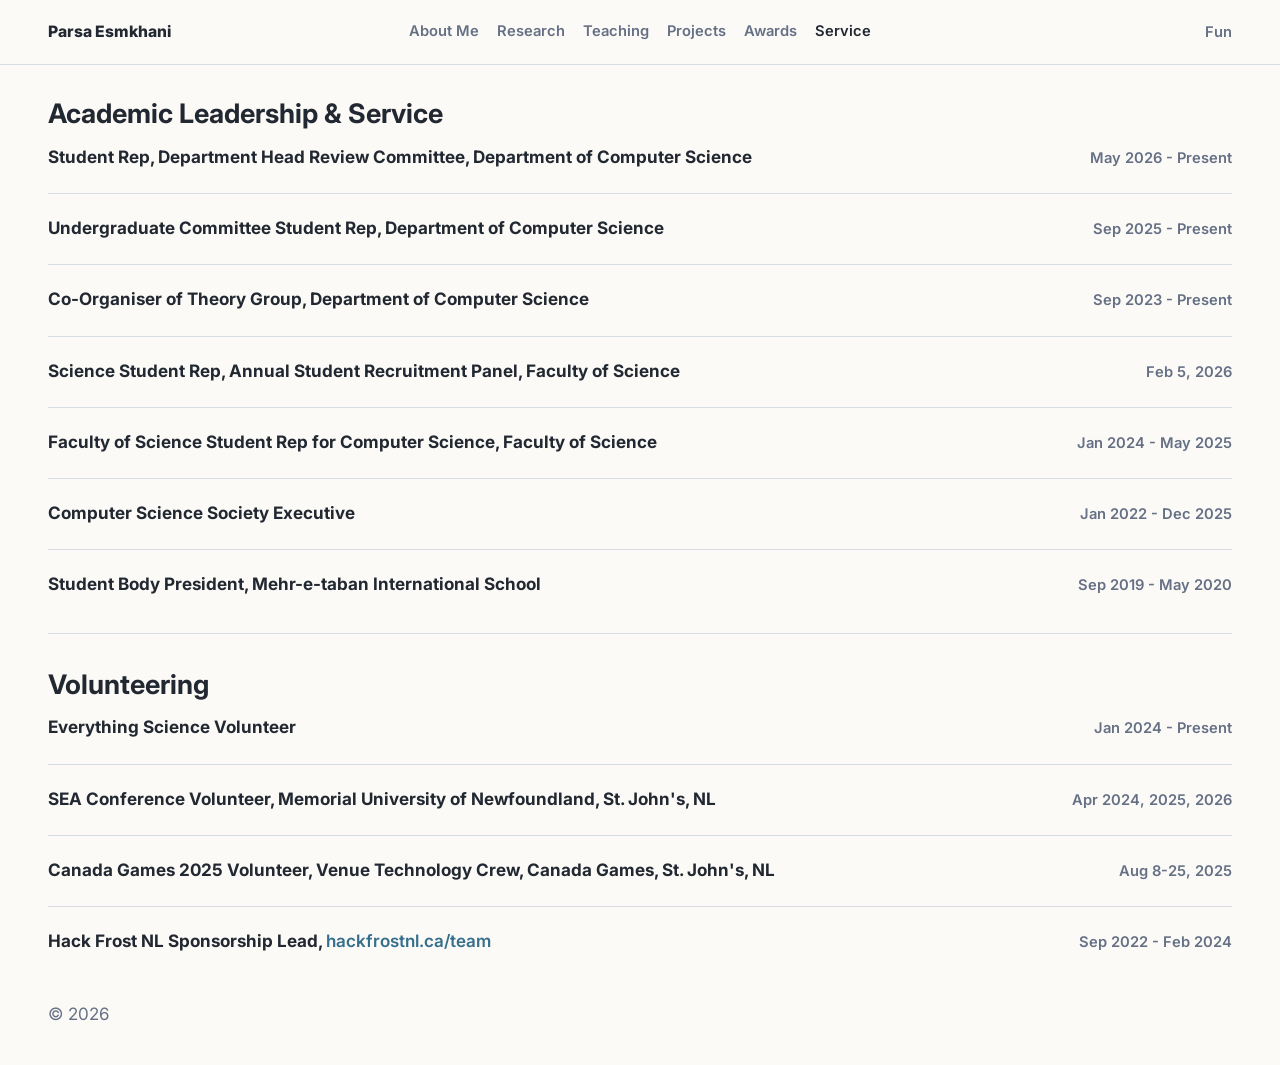
<file: volunteering.html>
<!doctype html>
<html lang="en">
  <head>
    <meta charset="utf-8" />
    <meta name="viewport" content="width=device-width, initial-scale=1" />
    <meta name="description" content="Service by Parsa Esmkhani." />
    <title>Service | Parsa Esmkhani</title>
    <link rel="preconnect" href="https://fonts.googleapis.com" />
    <link rel="preconnect" href="https://fonts.gstatic.com" crossorigin />
    <link
      href="https://fonts.googleapis.com/css2?family=Inter:wght@400;500;600;700&amp;display=swap"
      rel="stylesheet"
    />
    <link rel="stylesheet" href="styles.css?v=68" />
  </head>
  <body>
    <header class="site-header">
      <nav class="nav" aria-label="Primary navigation">
        <a class="site-name" href="index.html">Parsa Esmkhani</a>
        <div class="nav-links">
          <a href="index.html">About Me</a>
          <a href="research.html">Research</a>
          <a href="teaching.html">Teaching</a>
          <a href="projects.html">Projects</a>
          <a href="awards.html">Awards</a>
          <a class="active" href="volunteering.html">Service</a>
        </div>
        <div class="nav-extra">
          <a href="miscellany.html">Fun</a>
        </div>
      </nav>
    </header>

    <main class="page-shell">
      <section class="content" aria-label="Service content">
        <section class="section-block">
          <h2>Academic Leadership &amp; Service</h2>
          <div class="entry-list">
            <article class="entry">
              <div class="entry-heading">
                <h3>Student Rep, Department Head Review Committee, Department of Computer Science</h3>
                <p>May 2026 - Present</p>
              </div>
            </article>

            <article class="entry">
              <div class="entry-heading">
                <h3>Undergraduate Committee Student Rep, Department of Computer Science</h3>
                <p>Sep 2025 - Present</p>
              </div>
            </article>

            <article class="entry">
              <div class="entry-heading">
                <h3>Co-Organiser of Theory Group, Department of Computer Science</h3>
                <p>Sep 2023 - Present</p>
              </div>
            </article>

            <article class="entry">
              <div class="entry-heading">
                <h3>Science Student Rep, Annual Student Recruitment Panel, Faculty of Science</h3>
                <p>Feb 5, 2026</p>
              </div>
            </article>

            <article class="entry">
              <div class="entry-heading">
                <h3>Faculty of Science Student Rep for Computer Science, Faculty of Science</h3>
                <p>Jan 2024 - May 2025</p>
              </div>
            </article>

            <article class="entry">
              <div class="entry-heading">
                <h3>Computer Science Society Executive</h3>
                <p>Jan 2022 - Dec 2025</p>
              </div>
            </article>

            <article class="entry">
              <div class="entry-heading">
                <h3>Student Body President, Mehr-e-taban International School</h3>
                <p>Sep 2019 - May 2020</p>
              </div>
            </article>
          </div>
        </section>

        <section class="section-block">
          <h2>Volunteering</h2>
          <div class="entry-list">
            <article class="entry">
              <div class="entry-heading">
                <h3>Everything Science Volunteer</h3>
                <p>Jan 2024 - Present</p>
              </div>
            </article>

            <article class="entry">
              <div class="entry-heading">
                <h3>SEA Conference Volunteer, Memorial University of Newfoundland, St. John's, NL</h3>
                <p>Apr 2024, 2025, 2026</p>
              </div>
            </article>

            <article class="entry">
              <div class="entry-heading">
                <h3>Canada Games 2025 Volunteer, Venue Technology Crew, Canada Games, St. John's, NL</h3>
                <p>Aug 8-25, 2025</p>
              </div>
            </article>

            <article class="entry">
              <div class="entry-heading">
                <h3>
                  Hack Frost NL Sponsorship Lead,
                  <a href="https://hackfrostnl.ca/team">hackfrostnl.ca/team</a>
                </h3>
                <p>Sep 2022 - Feb 2024</p>
              </div>
            </article>
          </div>
        </section>
      </section>
    </main>

    <footer class="site-footer">
      <p>&copy; <span id="current-year">2026</span></p>
    </footer>

    <script src="script.js?v=7"></script>
  </body>
</html>
</file>
<file: styles.css>
:root {
  color-scheme: light;
  --bg: #fbfaf7;
  --surface: #ffffff;
  --text: #222831;
  --muted: #667085;
  --line: #d8dce3;
  --accent: #356f8c;
  --accent-strong: #25546c;
  --link-bg: #eef5f8;
}

* {
  box-sizing: border-box;
}

html {
  scroll-behavior: smooth;
}

body {
  margin: 0;
  background: var(--bg);
  color: var(--text);
  font-family: Inter, system-ui, -apple-system, BlinkMacSystemFont, "Segoe UI", sans-serif;
  font-size: 17px;
  line-height: 1.72;
}

a {
  color: var(--accent);
  font-weight: 600;
  text-decoration: none;
}

a:hover,
a:focus-visible {
  color: var(--accent-strong);
  text-decoration: underline;
}

.site-header {
  position: sticky;
  top: 0;
  z-index: 10;
  background: rgba(251, 250, 247, 0.94);
  border-bottom: 1px solid var(--line);
  backdrop-filter: blur(10px);
}

.nav {
  align-items: center;
  display: flex;
  justify-content: center;
  margin: 0 auto;
  max-width: none;
  min-height: 64px;
  padding: 0 48px;
  position: relative;
}

.site-name {
  color: var(--text);
  font-size: 0.98rem;
  font-weight: 800;
  left: 48px;
  position: absolute;
}

.nav-links {
  display: flex;
  flex-wrap: wrap;
  gap: 18px;
}

.nav-links a {
  color: var(--muted);
  font-size: 0.92rem;
}

.nav-links a.active,
.nav-extra a.active {
  color: var(--text);
}

.nav-extra {
  position: absolute;
  right: 48px;
}

.nav-extra a {
  color: var(--muted);
  font-size: 0.92rem;
}

.page-shell {
  margin: 0 auto;
  max-width: 1400px;
  padding: 32px 48px 36px;
}

.page-shell:not(.page-shell--with-profile) {
  max-width: none;
  width: 100%;
}

.page-shell--with-profile {
  display: grid;
  gap: 40px;
  grid-template-columns: 360px minmax(0, 1fr);
}

.page-shell:not(.page-shell--with-profile) .content {
  max-width: none;
}

.page-shell--research .content {
  max-width: none;
}

.page-shell--research {
  margin-left: 0;
  margin-right: 0;
  max-width: none;
  width: 100%;
  padding-left: 48px;
  padding-right: 48px;
}

.page-shell--projects {
  margin-left: 0;
  margin-right: 0;
  max-width: none;
  width: 100%;
  padding-left: 48px;
  padding-right: 48px;
}

.page-shell--projects .content {
  max-width: none;
}

.research-layout {
  align-items: start;
  display: grid;
  gap: 64px;
  grid-template-columns: minmax(720px, 1.65fr) minmax(420px, 0.75fr);
  position: relative;
  width: 100%;
}

.research-layout .section-block + .section-block {
  border-top: none;
  margin-top: 0;
  padding-top: 0;
}

.research-layout .section-block:first-child {
  position: relative;
}

.research-layout .section-block:first-child::after {
  background: var(--line);
  content: "";
  height: min(420px, 58vh);
  position: absolute;
  right: -32px;
  top: 74px;
  width: 1px;
}

.research-layout .entry-list {
  gap: 24px;
}

.research-layout .entry + .entry {
  padding-top: 24px;
}

.research-layout .presentation-list {
  gap: 24px;
}

.research-layout .presentation-item {
  gap: 18px;
  grid-template-columns: 205px minmax(0, 1fr);
}

.research-layout .presentation-preview {
  max-width: 100%;
}

.research-layout .presentation-details h3 {
  font-size: 1rem;
}

.profile {
  align-self: start;
  display: grid;
  justify-items: center;
  margin-left: -52px;
  position: sticky;
  top: 104px;
  width: 360px;
}

.profile-photo {
  aspect-ratio: 735 / 1074;
  background: var(--surface);
  border: 3px solid var(--surface);
  border-radius: 8px;
  box-shadow: 0 14px 28px rgba(39, 52, 67, 0.09);
  display: block;
  height: auto;
  object-fit: cover;
  object-position: center center;
  width: 270px;
}

.profile h1 {
  font-size: 1.55rem;
  line-height: 1.2;
  margin: 18px 0 8px;
  text-align: center;
}

.photo-caption {
  color: var(--muted);
  font-size: 0.86rem;
  line-height: 1.35;
  margin: 10px 0 0;
  max-width: 320px;
  text-align: center;
  white-space: normal;
  width: 100%;
}

.title-line,
.location {
  color: var(--muted);
  margin: 0;
}

.location {
  margin-top: 12px;
}

.contact-list {
  display: grid;
  gap: 8px;
  list-style: none;
  margin: 16px 0 0;
  padding: 0;
  width: 100%;
}

.contact-list a {
  align-items: center;
  background: var(--link-bg);
  border: 1px solid transparent;
  border-radius: 8px;
  display: flex;
  gap: 10px;
  min-height: 42px;
  padding: 8px 12px;
}

.contact-list a:hover,
.contact-list a:focus-visible {
  background: var(--surface);
  border-color: var(--line);
  text-decoration: none;
}

.contact-link span:last-child {
  overflow-wrap: anywhere;
}

.link-icon {
  color: var(--accent);
  display: inline-flex;
  flex: 0 0 auto;
  height: 18px;
  width: 18px;
}

.link-icon::before {
  background: currentColor;
  content: "";
  display: block;
  height: 18px;
  width: 18px;
}

.mail-icon::before {
  -webkit-mask: url("data:image/svg+xml,%3Csvg xmlns='http://www.w3.org/2000/svg' viewBox='0 0 24 24' fill='none' stroke='black' stroke-width='2' stroke-linecap='round' stroke-linejoin='round'%3E%3Crect width='20' height='16' x='2' y='4' rx='2'/%3E%3Cpath d='m22 7-8.97 5.7a1.94 1.94 0 0 1-2.06 0L2 7'/%3E%3C/svg%3E") center / contain no-repeat;
  mask: url("data:image/svg+xml,%3Csvg xmlns='http://www.w3.org/2000/svg' viewBox='0 0 24 24' fill='none' stroke='black' stroke-width='2' stroke-linecap='round' stroke-linejoin='round'%3E%3Crect width='20' height='16' x='2' y='4' rx='2'/%3E%3Cpath d='m22 7-8.97 5.7a1.94 1.94 0 0 1-2.06 0L2 7'/%3E%3C/svg%3E") center / contain no-repeat;
}

.linkedin-icon::before {
  align-items: center;
  background: #0a66c2;
  border-radius: 2px;
  color: #ffffff;
  content: "in";
  display: flex;
  font-family: Arial, Helvetica, sans-serif;
  font-size: 12px;
  font-weight: 700;
  justify-content: center;
  letter-spacing: 0;
  line-height: 1;
}

.cv-icon {
  align-items: center;
  border: 1px solid currentColor;
  border-radius: 3px;
  display: inline-flex;
  font-size: 0.62rem;
  font-weight: 800;
  justify-content: center;
  letter-spacing: 0;
}

.cv-icon::before {
  display: none;
}

.content {
  padding: 0;
}

.section-block + .section-block {
  border-top: 1px solid var(--line);
  margin-top: 34px;
  padding-top: 34px;
}

.section-block h2 {
  font-size: 1.68rem;
  letter-spacing: 0;
  line-height: 1.25;
  margin: 0 0 14px;
}

.section-block p {
  margin: 0 0 16px;
}

.section-block p:last-child {
  margin-bottom: 0;
}

.simple-list,
.award-list,
.misc-list,
.entry ul {
  margin: 0;
  padding-left: 1.25rem;
}

.simple-list li,
.award-list li,
.misc-list li,
.entry li {
  margin: 0 0 10px;
}

.simple-list li:last-child,
.award-list li:last-child,
.misc-list li:last-child,
.entry li:last-child {
  margin-bottom: 0;
}

.simple-list span {
  color: var(--muted);
  display: inline-block;
  font-weight: 700;
  min-width: 160px;
}

.simple-list small {
  color: var(--muted);
  display: block;
  font-size: 0.92rem;
  margin: 3px 0 0 164px;
}

.entry-list {
  display: grid;
  gap: 22px;
}

.projects-grid {
  align-items: start;
  gap: 42px 40px;
  grid-template-columns: repeat(3, minmax(0, 1fr));
  width: 100%;
}

.entry + .entry {
  border-top: 1px solid var(--line);
  padding-top: 22px;
}

.entry h3 {
  font-size: 1.07rem;
  line-height: 1.35;
  margin: 0;
}

.entry p {
  margin-bottom: 10px;
  max-width: 76ch;
}

.entry-heading {
  align-items: baseline;
  display: flex;
  gap: 18px;
  justify-content: space-between;
}

.entry-heading p {
  color: var(--muted);
  flex: 0 0 auto;
  font-size: 0.92rem;
  font-weight: 600;
  margin: 0;
  text-align: right;
  white-space: nowrap;
}

.entry-meta {
  color: var(--muted);
  font-size: 0.96rem;
  font-style: italic;
}

.project-note {
  color: var(--accent-strong);
  font-size: 0.94rem;
  font-weight: 700;
}

.project-feature {
  align-items: start;
  display: grid;
  gap: 22px;
  grid-template-columns: 300px minmax(0, 1fr);
}

.projects-grid .entry + .entry {
  border-top: none;
  padding-top: 0;
}

.projects-grid .project-feature {
  display: grid;
  gap: 16px;
  grid-template-columns: 1fr;
  grid-template-rows: auto 1fr;
}

.projects-grid .project-details {
  display: grid;
  gap: 8px;
  grid-template-rows: auto auto auto 1fr;
}

.projects-grid .entry-heading {
  align-items: start;
  display: grid;
  gap: 2px;
  grid-template-rows: auto auto;
}

.projects-grid .entry-heading p {
  margin: 0;
  text-align: left;
}

.projects-grid .entry-meta,
.projects-grid .project-note,
.projects-grid .project-details > p {
  margin-bottom: 0;
}

.project-preview {
  background: var(--surface);
  border: 1px solid var(--line);
  border-radius: 4px;
  display: block;
  overflow: hidden;
}

.project-preview:hover,
.project-preview:focus-visible {
  border-color: var(--accent);
}

.project-preview img {
  aspect-ratio: 16 / 10;
  display: block;
  height: auto;
  object-fit: cover;
  width: 100%;
}

.project-preview--empty {
  align-items: center;
  aspect-ratio: 16 / 10;
  color: var(--muted);
  display: flex;
  justify-content: center;
}

.project-preview--empty span {
  font-size: 0.9rem;
  font-weight: 700;
}

.video-preview {
  position: relative;
}

.video-preview:hover,
.video-preview:focus-visible {
  box-shadow: 0 10px 22px rgba(37, 84, 108, 0.16);
}

.video-preview::after {
  background: rgba(34, 40, 49, 0.82);
  border-radius: 50%;
  color: #fff;
  content: "";
  height: 42px;
  left: 50%;
  position: absolute;
  top: 50%;
  transform: translate(-50%, -50%);
  width: 42px;
}

.video-preview::before {
  border-bottom: 9px solid transparent;
  border-left: 14px solid #fff;
  border-top: 9px solid transparent;
  content: "";
  left: calc(50% - 4px);
  position: absolute;
  top: 50%;
  transform: translateY(-50%);
  z-index: 1;
}

.video-label {
  background: rgba(34, 40, 49, 0.88);
  border-radius: 999px;
  bottom: 10px;
  color: #fff;
  font-size: 0.78rem;
  font-weight: 700;
  left: 10px;
  line-height: 1;
  padding: 7px 10px;
  position: absolute;
}

.coursework {
  border-top: 1px solid var(--line);
  margin-top: 22px;
  padding-top: 20px;
}

.education-secondary {
  border-top: 1px solid var(--line);
  margin-top: 22px;
  padding-top: 20px;
}

.coursework-note {
  color: var(--muted);
  font-size: 0.94rem;
  font-weight: 600;
  margin-bottom: 14px;
}

.coursework-grid {
  display: grid;
  align-items: stretch;
  gap: 18px;
  grid-template-columns: minmax(0, 0.96fr) minmax(0, 1.04fr);
}

.coursework-column {
  display: flex;
  flex-direction: column;
  gap: 13px;
  justify-content: flex-start;
}

.course-group {
  display: grid;
  gap: 3px;
}

.course-group h3 {
  color: var(--text);
  font-size: 0.95rem;
  line-height: 1.35;
  margin: 0;
  white-space: nowrap;
}

.course-group ul {
  margin: 0;
  padding-left: 1.15rem;
}

.course-group li {
  font-size: 0.9rem;
  margin-bottom: 2px;
  white-space: nowrap;
}

.course-group li:last-child {
  margin-bottom: 0;
}

.presentation-list {
  display: grid;
  gap: 26px;
}

.presentation-item {
  align-items: start;
  display: grid;
  gap: 22px;
  grid-template-columns: 190px minmax(0, 1fr);
}

.presentation-preview {
  align-items: center;
  aspect-ratio: 4 / 3;
  background: var(--surface);
  border: 1px solid var(--line);
  border-radius: 4px;
  color: var(--muted);
  display: flex;
  justify-content: center;
  overflow: hidden;
  text-decoration: none;
}

.presentation-preview:hover,
.presentation-preview:focus-visible {
  border-color: var(--accent);
  text-decoration: none;
}

.presentation-preview img {
  display: block;
  height: 100%;
  object-fit: contain;
  width: 100%;
}

.presentation-placeholder {
  padding: 18px;
  text-align: center;
}

.presentation-placeholder span {
  color: var(--text);
  font-size: 0.88rem;
  font-weight: 700;
  line-height: 1.35;
}

.presentation-details h3 {
  font-size: 1.02rem;
  line-height: 1.35;
  margin: 0 0 7px;
}

.presentation-meta,
.presentation-links {
  color: var(--muted);
  margin: 0;
}

.presentation-links {
  margin-top: 5px;
}

.award-list strong,
.misc-list strong {
  display: block;
  font-weight: 700;
}

.architecture-cue {
  color: var(--muted);
  font-size: 0.88rem;
  font-weight: 700;
  margin: 12px 0 0;
}

.architecture-gallery {
  display: flex;
  gap: 14px;
  margin-top: 12px;
  overflow-x: auto;
  padding: 2px 2px 18px;
  scrollbar-color: var(--accent) var(--link-bg);
  scrollbar-width: auto;
}

.architecture-gallery::-webkit-scrollbar {
  height: 14px;
}

.architecture-gallery::-webkit-scrollbar-track {
  background: var(--link-bg);
  border-radius: 999px;
}

.architecture-gallery::-webkit-scrollbar-thumb {
  background: var(--accent);
  border: 3px solid var(--link-bg);
  border-radius: 999px;
}

.architecture-slide {
  flex: 0 0 min(78vw, 360px);
  margin: 0;
}

.architecture-slide img {
  aspect-ratio: 4 / 3;
  border: 3px solid var(--surface);
  border-radius: 8px;
  box-shadow: 0 14px 28px rgba(39, 52, 67, 0.09);
  display: block;
  height: auto;
  object-fit: cover;
  width: 100%;
}

.misc-photo {
  margin: 0;
  max-width: 260px;
}

.misc-photo img {
  border: 3px solid var(--surface);
  border-radius: 8px;
  box-shadow: 0 14px 28px rgba(39, 52, 67, 0.09);
  display: block;
  height: auto;
  width: 100%;
}

.misc-photo figcaption {
  color: var(--muted);
  font-size: 0.78rem;
  line-height: 1.35;
  margin-top: 8px;
  text-align: center;
  white-space: nowrap;
}

.running-layout {
  align-items: start;
  display: grid;
  gap: 36px;
  grid-template-columns: 280px minmax(520px, 1fr);
  max-width: 980px;
  width: 100%;
}

.running-player {
  max-width: none;
  width: 100%;
}

.running-player p {
  margin: 0 0 14px;
}

.misc-photo--round {
  justify-self: start;
  max-width: 280px;
  text-align: center;
  width: 100%;
}

.misc-photo--round img {
  aspect-ratio: 1;
  border-radius: 50%;
  margin-left: auto;
  margin-right: auto;
  max-width: 200px;
  object-fit: cover;
  object-position: center 100%;
}

.apple-music-embed {
  background:
    linear-gradient(90deg, rgba(238, 245, 248, 0.72), rgba(255, 255, 255, 0.86), rgba(238, 245, 248, 0.72));
  background-color: var(--surface);
  background-size: 220% 100%;
  border: 0;
  border-radius: 8px;
  display: block;
  overflow: hidden;
  width: 100%;
}

.apple-music-shell {
  align-items: center;
  background: var(--link-bg);
  border: 1px solid var(--line);
  border-radius: 8px;
  display: flex;
  gap: 18px;
  justify-content: space-between;
  min-height: 132px;
  padding: 18px;
  width: 100%;
}

.apple-music-shell div {
  display: grid;
  gap: 6px;
}

.apple-music-shell strong {
  color: var(--ink);
  font-size: 1.05rem;
}

.apple-music-shell a {
  font-weight: 700;
}

.apple-music-shell button {
  background: var(--accent);
  border: 0;
  border-radius: 8px;
  color: var(--surface);
  cursor: pointer;
  flex: 0 0 auto;
  font: inherit;
  font-weight: 700;
  padding: 12px 16px;
}

.apple-music-shell button:hover {
  background: var(--ink);
}

.contact-grid {
  display: grid;
  gap: 12px;
  grid-template-columns: repeat(2, minmax(0, 1fr));
}

.contact-grid a {
  align-items: center;
  background: var(--link-bg);
  border: 1px solid transparent;
  border-radius: 8px;
  display: flex;
  gap: 12px;
  min-height: 76px;
  overflow-wrap: anywhere;
  padding: 14px 16px;
}

.contact-grid a:hover,
.contact-grid a:focus-visible {
  background: var(--surface);
  border-color: var(--line);
  text-decoration: none;
}

.contact-copy {
  display: grid;
  gap: 2px;
  min-width: 0;
}

.contact-label {
  color: var(--muted);
  font-size: 0.85rem;
  font-weight: 700;
}

.contact-copy strong {
  color: var(--accent);
  font-size: 0.98rem;
  font-weight: 600;
}

.site-footer {
  color: var(--muted);
  margin: 0;
  max-width: none;
  padding: 8px 48px 36px;
}

.site-footer p {
  margin: 0;
}

@media (max-width: 1180px) {
  .research-layout {
    gap: 48px;
    grid-template-columns: 1fr;
  }

  .research-layout .section-block:first-child::after {
    display: none;
  }
}

@media (max-width: 760px) {
  body {
    font-size: 15px;
  }

  .site-header {
    position: static;
  }

  .nav {
    display: grid;
    gap: 10px;
    justify-content: center;
    min-height: auto;
    padding: 18px 24px;
  }

  .site-name {
    display: none;
  }

  .nav-links {
    display: grid;
    gap: 10px 28px;
    grid-template-columns: repeat(2, minmax(0, 1fr));
    justify-content: center;
    justify-items: center;
    max-width: 320px;
    width: 100%;
  }

  .nav-extra {
    position: static;
    text-align: center;
    width: 100%;
  }

  .nav-extra a {
    font-size: 0.98rem;
  }

  .nav-links a {
    font-size: 0.98rem;
  }

  .page-shell--with-profile {
    display: block;
    padding-top: 18px;
  }

  .page-shell,
  .page-shell--research,
  .page-shell--projects {
    padding-left: 24px;
    padding-right: 24px;
  }

  .page-shell:not(.page-shell--with-profile) .content {
    max-width: none;
  }

  .research-layout {
    gap: 48px;
    grid-template-columns: 1fr;
  }

  .research-layout .section-block:first-child::after {
    display: none;
  }

  .profile {
    display: grid;
    grid-template-columns: 1fr;
    align-items: start;
    justify-items: center;
    margin-left: 0;
    position: static;
    width: 100%;
  }

  .profile-photo {
    grid-column: 1;
    grid-row: 1;
    height: auto;
    width: 164px;
  }

  .photo-caption {
    grid-column: 1;
    grid-row: 2;
    margin-top: 6px;
    font-size: 0.74rem;
    line-height: 1.22;
    max-width: 230px;
    text-align: center;
    transform: none;
    white-space: normal;
    width: 100%;
  }

  .profile h1 {
    font-size: 1.62rem;
    grid-column: 1;
    grid-row: 3;
    line-height: 1.15;
    margin: 10px 0 0;
    text-align: center;
  }

  .title-line {
    grid-column: 2;
    font-size: 0.98rem;
    line-height: 1.35;
  }

  .location {
    grid-column: 2;
    font-size: 0.98rem;
    line-height: 1.35;
    margin-top: 6px;
  }

  .contact-list {
    grid-column: 1;
    grid-template-columns: repeat(2, minmax(0, 1fr));
    margin-bottom: 24px;
    margin-top: 16px;
    width: 100%;
  }

  .contact-list a {
    min-height: 40px;
    padding: 7px 10px;
  }

  .contact-link span:last-child {
    font-size: 0.92rem;
  }

  .content {
    padding-top: 0;
  }

  .section-block h2 {
    font-size: 1.45rem;
  }

  .contact-grid {
    grid-template-columns: 1fr;
  }

  .simple-list span {
    display: block;
    min-width: 0;
  }

  .simple-list small {
    margin-left: 0;
  }

  .coursework-grid {
    gap: 13px;
    grid-template-columns: 1fr;
  }

  .course-group h3 {
    white-space: normal;
  }

  .course-group li {
    white-space: normal;
  }

  .presentation-item {
    gap: 16px;
    grid-template-columns: 128px minmax(0, 1fr);
  }

  .entry-heading {
    display: block;
  }

  .entry-heading p {
    margin-top: 4px;
    text-align: left;
  }

  .projects-grid {
    grid-template-columns: repeat(2, minmax(0, 1fr));
  }

  .project-feature {
    grid-template-columns: 220px minmax(0, 1fr);
  }

  .projects-grid .project-feature {
    grid-template-columns: 1fr;
  }

  .projects-grid .entry-heading {
    grid-template-rows: auto auto;
  }

  .running-layout {
    gap: 18px;
    grid-template-columns: 1fr;
    justify-items: stretch;
  }

  .running-player {
    justify-self: stretch;
    max-width: none;
    text-align: left;
  }

  .running-player p {
    line-height: 1.55;
    max-width: 32rem;
  }

  .misc-photo--round {
    justify-self: center;
  }

  .misc-photo figcaption {
    margin-left: auto;
    margin-right: auto;
  }
}

@media (max-width: 440px) {
  .nav-links {
    gap: 10px 18px;
    max-width: 292px;
    width: 100%;
  }

  .nav-links a {
    font-size: 0.95rem;
  }

  .page-shell,
  .page-shell--research,
  .page-shell--projects,
  .site-footer {
    padding-left: 18px;
    padding-right: 18px;
  }

  .profile {
    grid-template-columns: 1fr;
  }

  .profile-photo {
    height: auto;
    width: 150px;
  }

  .photo-caption {
    font-size: 0.7rem;
    max-width: 220px;
  }

  .profile h1 {
    font-size: 1.38rem;
  }

  .title-line,
  .location {
    font-size: 0.9rem;
  }

  .contact-list {
    grid-template-columns: 1fr;
  }

  .running-player p {
    font-size: 0.98rem;
    max-width: 20rem;
  }

  .apple-music-embed {
    height: 390px;
  }

  .apple-music-shell {
    align-items: stretch;
    flex-direction: column;
  }

  .presentation-item {
    grid-template-columns: 1fr;
  }

  .presentation-preview {
    max-width: 220px;
  }

  .project-feature {
    grid-template-columns: 1fr;
  }

  .projects-grid {
    grid-template-columns: 1fr;
  }

  .project-preview {
    max-width: none;
  }
}
</file>
